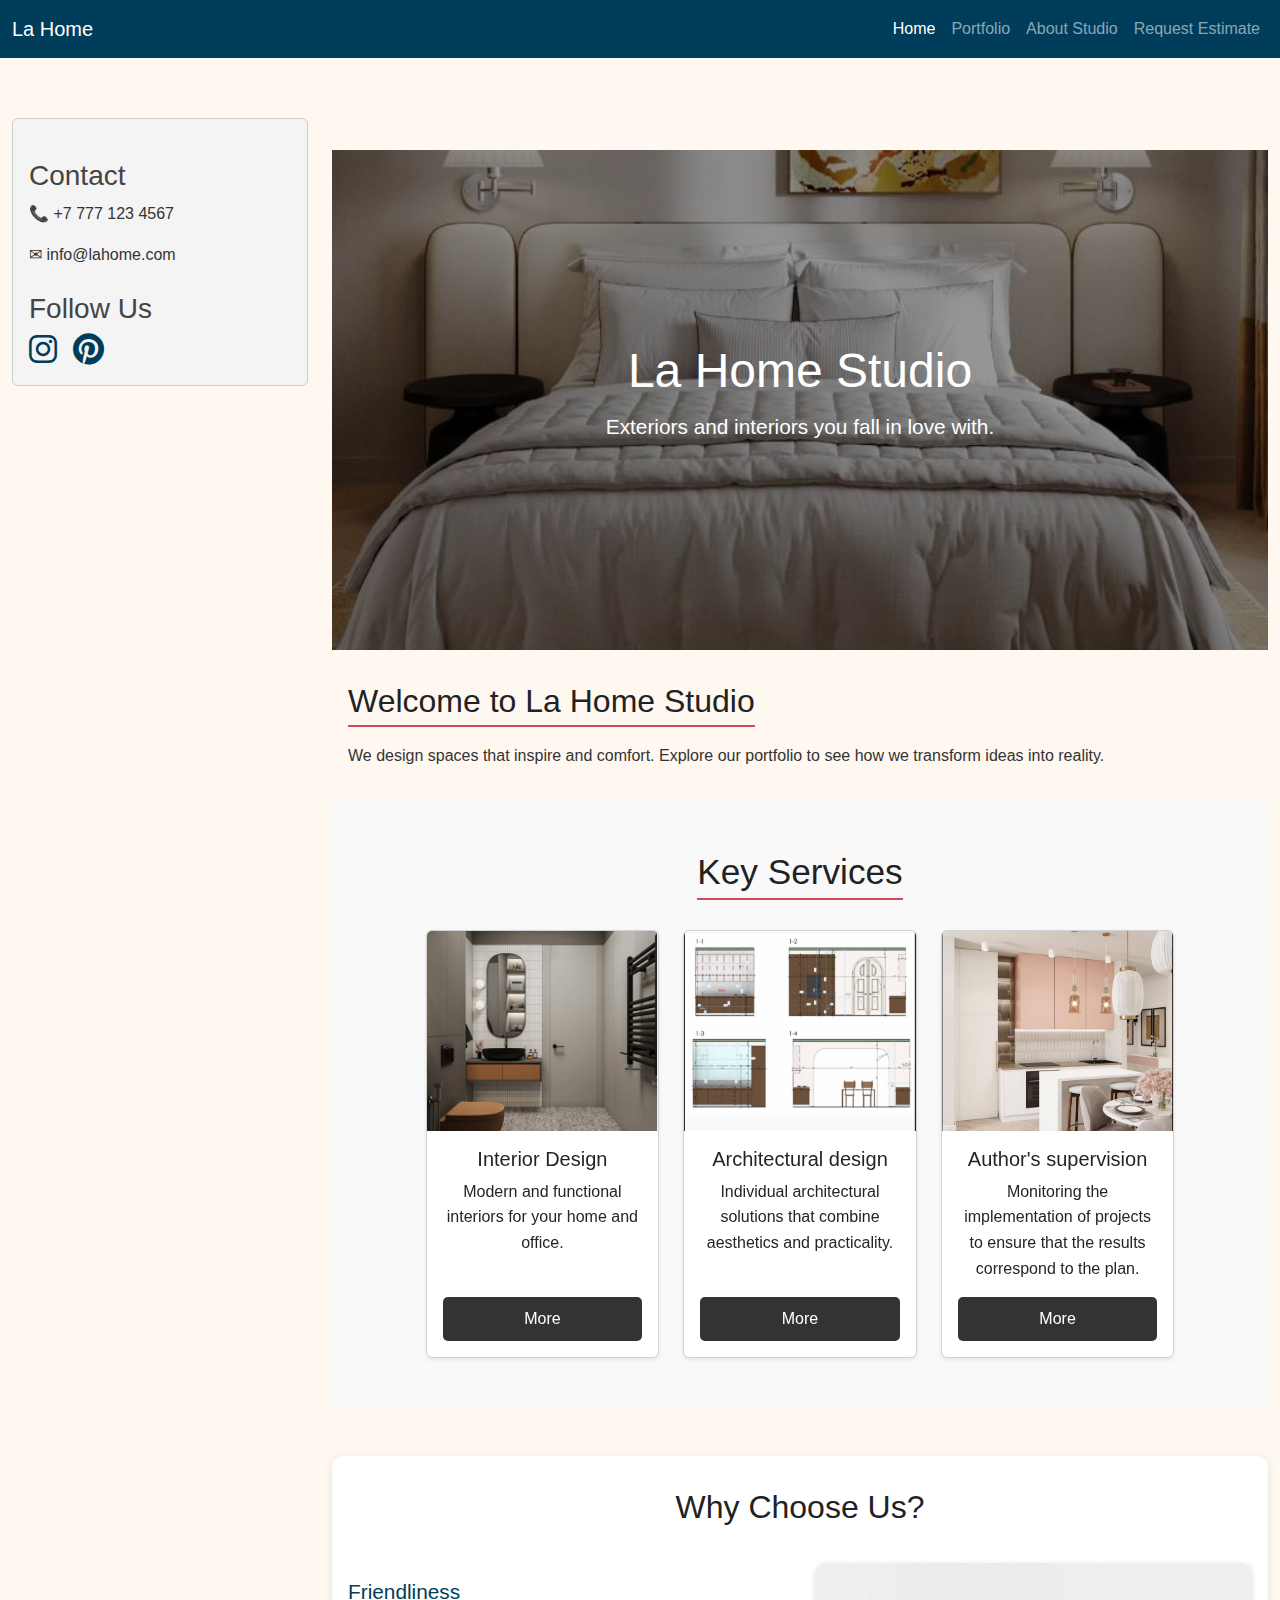
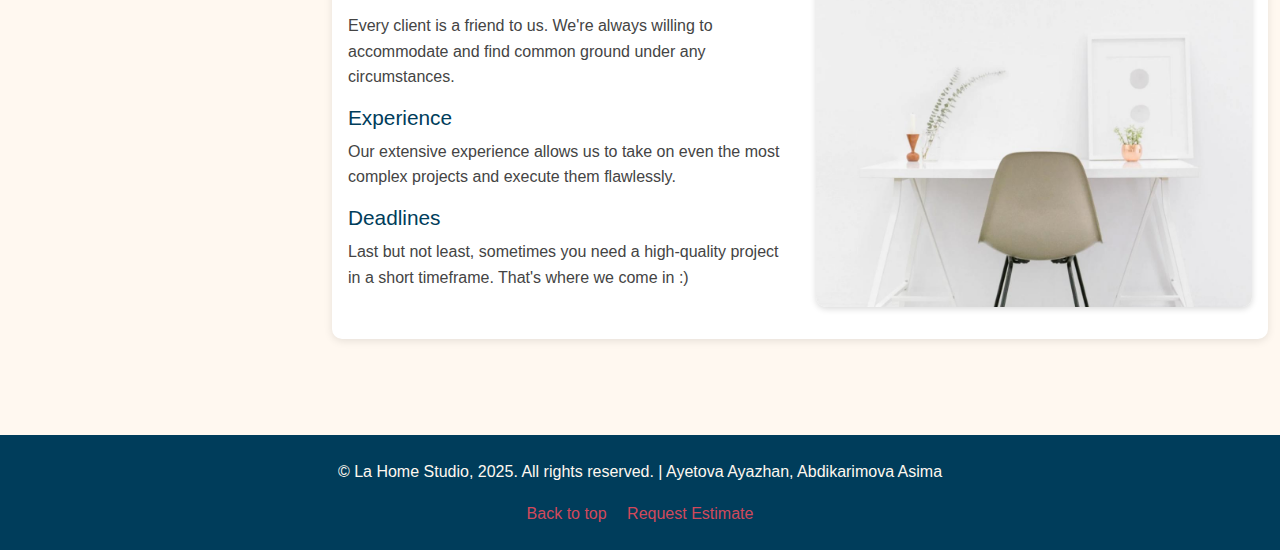
<file: main.html>
<!DOCTYPE html>
<html lang="en">
<head>
    <meta charset="UTF-8">
    <meta name="viewport" content="width=device-width, initial-scale=1.0">
    <title>La Home — Interior Design Studio</title>

    <!-- 1. Bootstrap CSS (ОБЯЗАТЕЛЕН ПЕРЕД ВАШИМ CSS) -->
    <!-- ВНИМАНИЕ: Атрибут integrity теперь правильный! -->
    <link href="https://cdn.jsdelivr.net/npm/bootstrap@5.3.3/dist/css/bootstrap.min.css" rel="stylesheet" xintegrity="sha384-QWTKZyjpPEjISv5WaRU9OFeRpok6YctnYmDr5pNlyT2bRjXh0JMhjY6hW+ALEwIH" crossorigin="anonymous">

    <!-- 2. Ваш собственный CSS (должен идти вторым) -->
    <link rel="stylesheet" href="main.css">

    <!-- 3. FontAwesome (для иконок) -->
    <link rel="stylesheet" href="https://cdnjs.cloudflare.com/ajax/libs/font-awesome/6.4.2/css/all.min.css" crossorigin="anonymous" referrerpolicy="no-referrer" />

</head>
<body>

<!-- 4. Bootstrap Navbar -->
<header id="top">
    <nav class="navbar navbar-expand-lg navbar-dark fixed-top" style="background-color: #003D5B;">
        <div class="container-fluid"> 
            
            <a class="navbar-brand" href="main.html">La Home</a>

            <button 
                class="navbar-toggler" 
                type="button" 
                data-bs-toggle="collapse" 
                data-bs-target="#navbarNavContent" 
                aria-controls="navbarNavContent" 
                aria-expanded="false" 
                aria-label="Toggle navigation">
                <span class="navbar-toggler-icon"></span>
            </button>

            <div class="collapse navbar-collapse" id="navbarNavContent">
                <ul class="navbar-nav ms-auto"> 
                    <li class="nav-item">
                        <a class="nav-link active" aria-current="page" href="main.html">Home</a>
                    </li>
                    <li class="nav-item">
                        <a class="nav-link" href="portfolio.html">Portfolio</a>
                    </li>
                    <li class="nav-item">
                        <a class="nav-link" href="about.html">About Studio</a>
                    </li>
                    <li class="nav-item">
                        <a class="nav-link" href="estimate.html">Request Estimate</a>
                    </li>
                </ul>
            </div>
        </div>
    </nav>
</header>

<!-- 5. Основная Сетка Страницы (Sidebar и Main Content) -->
<!-- pt-5 mt-5 для отступа от фиксированного Navbar -->


<div class="container-fluid pt-5">
    <div class="row">
        <aside class="col-12 col-md-3">
            <div class="p-3 mb-4 rounded" style="background-color: #f4f4f4; position: sticky; top: 80px;">
                <h3>Contact</h3>
                <p>📞 +7 777 123 4567</p>
                <p>✉ info@lahome.com</p>

                <h3>Follow Us</h3>
                <div class="d-flex gap-3">
                    <a href="#" class="text-decoration-none" style="color: #003D5B;"><i class="fab fa-instagram fa-2x"></i></a>
                    <a href="#" class="text-decoration-none" style="color: #003D5B;"><i class="fab fa-pinterest fa-2x"></i></a>
                </div>
            </div>
        </aside>


        <!-- Main content - 9 колонок на десктопе (col-md-9) -->

        <main class="col-12 col-md-9">
            <section id="hero" aria-label="Cover">
                <div class="hero-content">
                    <h1>La Home Studio</h1>
                    <p>Exteriors and interiors you fall in love with.</p>
                </div>
            </section>

            <section class="welcome">
                <h2>Welcome to La Home Studio</h2>
                <p>We design spaces that inspire and comfort. Explore our portfolio to see how we transform ideas into reality.</p>
            </section>

            <section id="services">
                <h2>Key Services</h2>
                <!-- Сетка для Сервисных Карточек -->
                <div class="row row-cols-1 row-cols-md-2 row-cols-lg-3 g-4"> 
                    <div class="col">
                        <div class="card h-100 shadow-sm">
                            <img src="interior.jpg" class="card-img-top" alt="Interior Design" style="height: 200px; object-fit: cover;">
                            <div class="card-body d-flex flex-column">
                                <h5 class="card-title">Interior Design</h5>
                                <p class="card-text flex-grow-1">Modern and functional interiors for your home and office.</p>
                                <button class="btn btn-dark mt-auto" style="background-color: #333;">More</button>
                            </div>
                        </div>
                    </div>
                    
                    <div class="col">
                        <div class="card h-100 shadow-sm">
                            <img src="architecture.jpg" class="card-img-top" alt="Architectural Design" style="height: 200px; object-fit: cover;">
                            <div class="card-body d-flex flex-column">
                                <h5 class="card-title">Architectural design</h5>
                                <p class="card-text flex-grow-1">Individual architectural solutions that combine aesthetics and practicality.</p>
                                <button class="btn btn-dark mt-auto" style="background-color: #333;">More</button>
                            </div>
                        </div>
                    </div>
                    
                    <div class="col">
                        <div class="card h-100 shadow-sm">
                            <img src="supervision.jpg" class="card-img-top" alt="Project Supervision" style="height: 200px; object-fit: cover;">
                            <div class="card-body d-flex flex-column">
                                <h5 class="card-title">Author's supervision</h5>
                                <p class="card-text flex-grow-1">Monitoring the implementation of projects to ensure that the results correspond to the plan.</p>
                                <button class="btn btn-dark mt-auto" style="background-color: #333;">More</button>
                            </div>
                        </div>
                    </div>
                    
                </div>
            </section>

            <section class="why-choose-us">
                <h2>Why Choose Us?</h2>
                <div class="choose-container">
                    <div class="choose-text">
                        <h3>Friendliness</h3>
                        <p>Every client is a friend to us. We're always willing to accommodate and find common ground under any circumstances.</p>
                        <h3>Experience</h3>
                        <p>Our extensive experience allows us to take on even the most complex projects and execute them flawlessly.</p>
                        <h3>Deadlines</h3>
                        <p>Last but not least, sometimes you need a high-quality project in a short timeframe. That's where we come in :)</p>
                    </div>
                    <div class="choose-image">
                        <img src="page.jpeg" alt="Why choose us image">
                    </div>
                </div>
            </section>

        </main>
    </div>
</div> 


<!-- Footer -->
<footer class="footer mt-5">
    <div class="container">
        <p>&copy; La Home Studio, 2025. All rights reserved. | Ayetova Ayazhan, Abdikarimova Asima</p>
        <nav aria-label="Footer navigation">
            <a href="#top">Back to top</a>
            <a href="estimate.html">Request Estimate</a>
        </nav>
    </div>
</footer>


<!-- 6. Bootstrap JS Bundle (ОБЯЗАТЕЛЬНО В САМОМ КОНЦЕ </body>) -->
<!-- ВНИМАНИЕ: Атрибут integrity теперь правильный! -->
<script src="https://cdn.jsdelivr.net/npm/bootstrap@5.3.3/dist/js/bootstrap.bundle.min.js" xintegrity="sha384-YvpcrYf0tY3lHB60NNkmXc5s9fDVZLESaAA55NDzOxhy9GkcIdslK1eN7N6jIeHz" crossorigin="anonymous"></script>

</body>
</html>
</file>
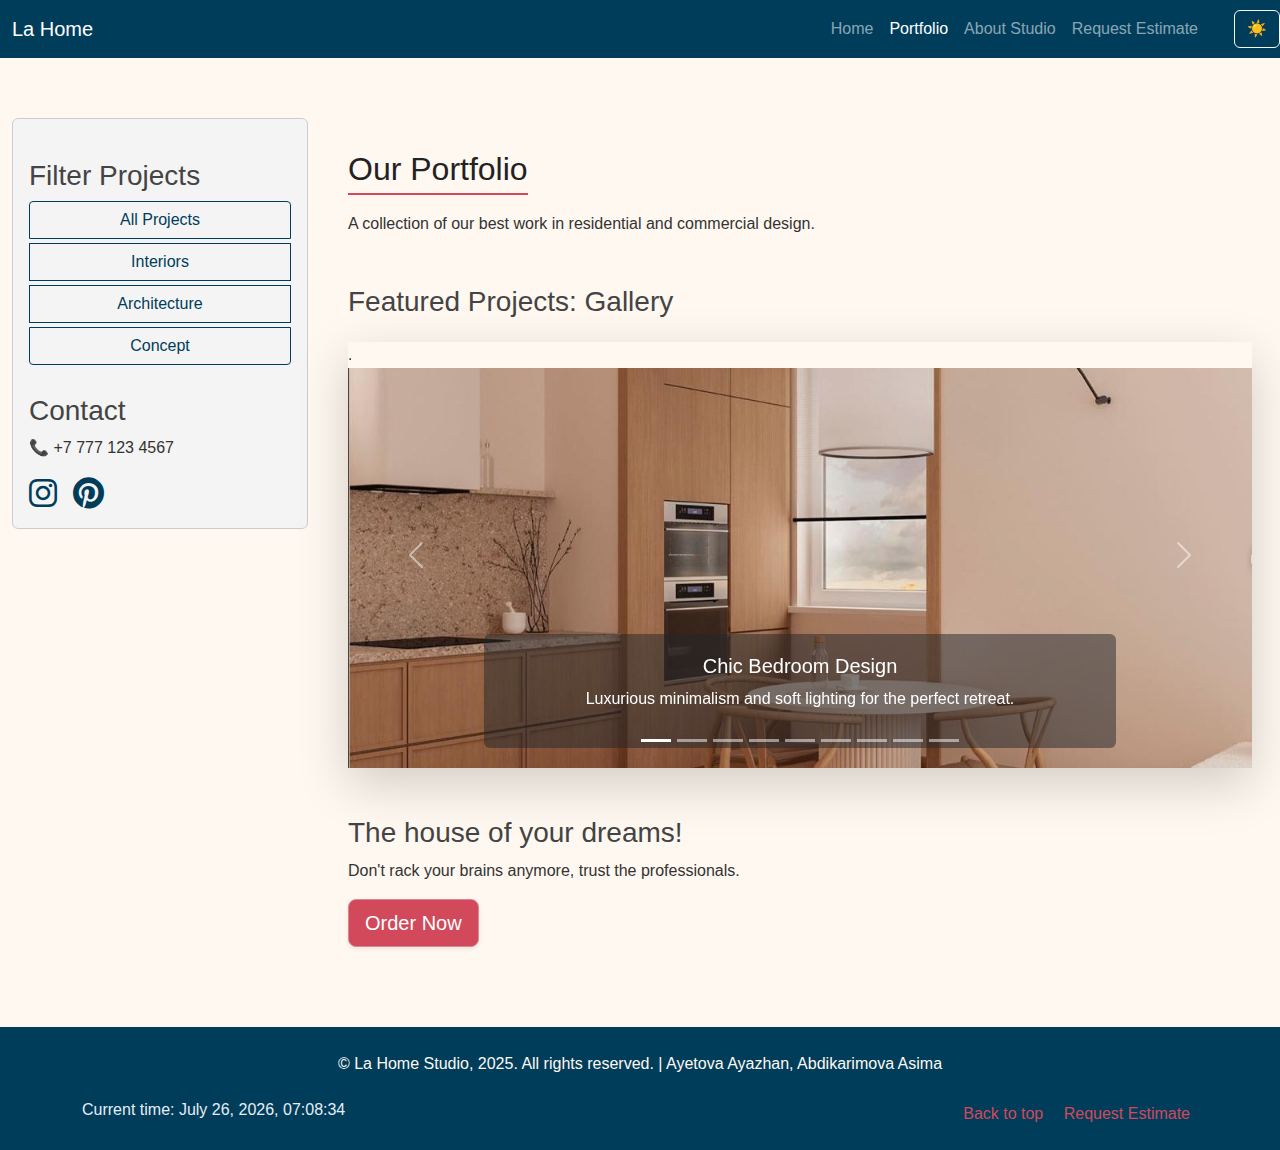
<file: portfolio.html>
<!DOCTYPE html>
<html lang="en">
<head>
    <meta charset="UTF-8">
    <meta name="viewport" content="width=device-width, initial-scale=1.0">
    <title>La Home — Portfolio</title>

    <!-- 1. Bootstrap CSS -->
    <link href="https://cdn.jsdelivr.net/npm/bootstrap@5.3.3/dist/css/bootstrap.min.css" rel="stylesheet" xintegrity="sha384-QWTKZyjpPEjISv5WaRU9OFeRpok6YctnYmDr5pNlyT2bRjXh0JMhjY6hW+ALEwIH" crossorigin="anonymous">

    <!-- 2. Custom CSS -->
    <link rel="stylesheet" href="main.css">

    <!-- 3. FontAwesome (for icons) -->
    <link rel="stylesheet" href="https://cdnjs.cloudflare.com/ajax/libs/font-awesome/6.4.2/css/all.min.css" crossorigin="anonymous" referrerpolicy="no-referrer" />

</head>
<body>

<!-- 4. Bootstrap Navbar (Fixed-top, Dark Blue) -->
<header id="top">
    <nav class="navbar navbar-expand-lg navbar-dark fixed-top" style="background-color: #003D5B;">
        <div class="container-fluid"> 
            
            <a class="navbar-brand" href="main.html">La Home</a>

            <button 
                class="navbar-toggler" 
                type="button" 
                data-bs-toggle="collapse" 
                data-bs-target="#navbarNavContent" 
                aria-controls="navbarNavContent" 
                aria-expanded="false" 
                aria-label="Toggle navigation">
                <span class="navbar-toggler-icon"></span>
            </button>

            <div class="collapse navbar-collapse" id="navbarNavContent">
                <ul class="navbar-nav ms-auto"> 
                    <li class="nav-item">
                        <a class="nav-link" href="main.html">Home</a>
                    </li>
                    <li class="nav-item">
                        <a class="nav-link active" aria-current="page" href="portfolio.html">Portfolio</a>
                    </li>
                    <li class="nav-item">
                        <a class="nav-link" href="about.html">About Studio</a>
                    </li>
                    <li class="nav-item">
                        <a class="nav-link" href="estimate.html">Request Estimate</a>
                    </li>
                </ul>
            </div>
            
        </div>
        <button id="themeToggle" class="btn btn-outline-light ms-3 d-flex align-items-center">
    <span>Сменить тему</span> 
</button>
    </nav>
</header>

<!-- 5. Main Page Grid -->
<div class="container-fluid pt-5">
    <div class="row">

        <!-- Sidebar (Filter Buttons and Contact) -->
        <aside class="d-none d-md-block col-md-3">
            <div class="p-3 mb-4 rounded" style="background-color: #f4f4f4; position: sticky; top: 80px;">
                <h3>Filter Projects</h3>
                <!-- Task 6: Bootstrap Buttons (Vertical Button Group) -->
                <div class="btn-group-vertical w-100" role="group" aria-label="Project filters">
                    <button type="button" class="btn btn-outline-dark">All Projects</button>
                    <button type="button" class="btn btn-outline-dark">Interiors</button>
                    <button type="button" class="btn btn-outline-dark">Architecture</button>
                    <button type="button" class="btn btn-outline-dark">Concept</button>
                </div>

                <h3 class="mt-4">Contact</h3>
                <p>📞 +7 777 123 4567</p>
                <div class="d-flex gap-3 sidebar-social">
                    <a href="#" class="text-decoration-none"><i class="fab fa-instagram fa-2x"></i></a>
                    <a href="#" class="text-decoration-none"><i class="fab fa-pinterest fa-2x"></i></a>
                </div>
            </div>
        </aside>


        <!-- Main content (9 columns on desktop) -->
        <main class="col-12 col-md-9">

            <section class="mb-5">
                <h2>Our Portfolio</h2>
                <p>A collection of our best work in residential and commercial design.</p>
            </section>
            
            <!-- Task 7: Bootstrap Carousel (Image Slider) -->
            <section id="carousel-gallery">
                <h3 class="mb-4">Featured Projects: Gallery</h3>
                
                <div id="projectCarousel" class="carousel slide carousel-fade shadow-lg" data-bs-ride="carousel">  <!-- automatic  -->
                    
                    <!-- Indicators (Dots at the bottom) -->
                    <div class="carousel-indicators">
                        <button type="button" data-bs-target="#projectCarousel" data-bs-slide-to="0" class="active" aria-current="true" aria-label="Slide 1"></button>
                        <button type="button" data-bs-target="#projectCarousel" data-bs-slide-to="1" aria-label="Slide 2"></button>
                        <button type="button" data-bs-target="#projectCarousel" data-bs-slide-to="2" aria-label="Slide 3"></button>
                        <button type="button" data-bs-target="#projectCarousel" data-bs-slide-to="3" aria-label="Slide 4"></button>
                        <button type="button" data-bs-target="#projectCarousel" data-bs-slide-to="4" aria-label="Slide 5"></button>
                        <button type="button" data-bs-target="#projectCarousel" data-bs-slide-to="5" aria-label="Slide 6"></button>
                        <button type="button" data-bs-target="#projectCarousel" data-bs-slide-to="6" aria-label="Slide 7"></button>
                        <button type="button" data-bs-target="#projectCarousel" data-bs-slide-to="7" aria-label="Slide 8"></button>
                        <button type="button" data-bs-target="#projectCarousel" data-bs-slide-to="8" aria-label="Slide 9"></button>
                    </div>

                    <!-- Slides and English Captions -->
                    <div class="carousel-inner">
                        <div class="carousel-item active" data-bs-interval="3000">. <!-- time 3000 miliseconds  -->
                            <img src="pucture1.jpeg" class="d-block w-100" alt="Project 1: Modern Bedroom" style="max-height: 400px; object-fit: cover;">
                            <div class="carousel-caption d-none d-md-block bg-dark bg-opacity-50 rounded">
                                <h5>Chic Bedroom Design</h5>
                                <p>Luxurious minimalism and soft lighting for the perfect retreat.</p>
                            </div>
                        </div>
                        <div class="carousel-item" data-bs-interval="3000">
                            <img src="pucture2.jpeg" class="d-block w-100" alt="Project 2: Loft Living Room" style="max-height: 400px; object-fit: cover;">
                            <div class="carousel-caption d-none d-md-block bg-dark bg-opacity-50 rounded">
                                <h5>Executive Boardroom</h5>
                                <p>Functionality and premium materials for productive business meetings.</p>
                            </div>
                        </div>
                        <div class="carousel-item" data-bs-interval="3000">
                            <img src="pucture3.jpeg" class="d-block w-100" alt="Project 3: Cozy Kitchen" style="max-height: 400px; object-fit: cover;">
                            <div class="carousel-caption d-none d-md-block bg-dark bg-opacity-50 rounded">
                                <h5>Rustic Kitchen Design</h5>
                                <p>Warm wood tones and high-tech appliances for family comfort.</p>
                            </div>
                        </div>
                        <div class="carousel-item" data-bs-interval="3000">
                            <img src="pucture4.jpeg" class="d-block w-100" alt="Project 4: Nordic Retreat" style="max-height: 400px; object-fit: cover;">
                             <div class="carousel-caption d-none d-md-block bg-dark bg-opacity-50 rounded">
                                <h5>Nordic Retreat</h5>
                                <p>Scandinavian minimalism, creating a cozy sanctuary from city life.</p>
                            </div>
                        </div>
                        <div class="carousel-item" data-bs-interval="3000">
                            <img src="pucture5.jpeg" class="d-block w-100" alt="Project 5: Open Plan" style="max-height: 400px; object-fit: cover;">
                            <div class="carousel-caption d-none d-md-block bg-dark bg-opacity-50 rounded">
                                <h5>Open Plan Living</h5>
                                <p>Spacious residential area, adaptable for family leisure and entertaining.</p>
                            </div>
                        </div>
                        <div class="carousel-item" data-bs-interval="3000">
                            <img src="pucture6.jpeg" class="d-block w-100" alt="Project 6: Luxury Bathroom" style="max-height: 400px; object-fit: cover;">
                            <div class="carousel-caption d-none d-md-block bg-dark bg-opacity-50 rounded">
                                <h5>Luxury Bathroom</h5>
                                <p>The combination of marble, brass, and natural light for the perfect spa experience.</p>
                            </div>
                        </div>
                        <div class="carousel-item" data-bs-interval="3000">
                            <img src="pucture7.jpeg" class="d-block w-100" alt="Project 7: Terrace Concept" style="max-height: 400px; object-fit: cover;">
                             <div class="carousel-caption d-none d-md-block bg-dark bg-opacity-50 rounded">
                                <h5>Terrace View Concept</h5>
                                <p>Architectural design focused on panoramic windows and integration with nature.</p>
                            </div>
                        </div>
                        <div class="carousel-item" data-bs-interval="3000">
                            <img src="pucture8.jpeg" class="d-block w-100" alt="Project 8: Vintage Library" style="max-height: 400px; object-fit: cover;">
                             <div class="carousel-caption d-none d-md-block bg-dark bg-opacity-50 rounded">
                                <h5>Vintage Library</h5>
                                <p>A modern take on a classic library, valuing silence and reading.</p>
                            </div>
                        </div>
                        <div class="carousel-item" data-bs-interval="3000">
                            <img src="pucture9.jpeg" class="d-block w-100" alt="Project 9: Minimalist Kitchen" style="max-height: 400px; object-fit: cover;">
                            <div class="carousel-caption d-none d-md-block bg-dark bg-opacity-50 rounded">
                                <h5>Minimalist Kitchen</h5>
                                <p>Perfect ergonomics and hidden storage in a black and white palette.</p>
                            </div>
                        </div>
                    </div>

                    <!-- Controls (Arrows) -->
                    <button class="carousel-control-prev" type="button" data-bs-target="#projectCarousel" data-bs-slide="prev">
                        <span class="carousel-control-prev-icon" aria-hidden="true"></span>
                        <span class="visually-hidden">Previous</span>
                    </button>
                    <button class="carousel-control-next" type="button" data-bs-target="#projectCarousel" data-bs-slide="next">
                        <span class="carousel-control-next-icon" aria-hidden="true"></span>
                        <span class="visually-hidden">Next</span>
                    </button>
                </div>
            </section>
            
            <section class="mt-5">
            <h3>The house of your dreams!</h3>
            <p>Don't rack your brains anymore, trust the professionals.</p>
            <button id="open-popup-btn" class="btn btn-primary btn-lg shadow-sm" style="background-color: #D1495B; border-color: #dc8692;">
        Order Now
    </button>
</section>

        </main>
    </div>
</div> 


<!-- Footer -->
<footer class="footer mt-5">
    <div class="container">
        <p>&copy; La Home Studio, 2025. All rights reserved. | Ayetova Ayazhan, Abdikarimova Asima</p>
        <div class="d-flex justify-content-between align-items-center flex-wrap">
          

            <span id="current-datetime" class="text-muted big"></span>
            
            <nav aria-label="Footer navigation">
                <a href="#top">Back to top</a>
                <a href="estimate.html">Request Estimate</a>
            </nav>
        </div>
    </div>
</footer>


<div id="contact-modal" class="custom-modal">
    <div class="modal-content-js">
        <span class="close-btn-js" id="close-popup-btn">&times;</span>
        
        <h2>Leave your contact information</h2>
        <form id="estimate-form">
            <div style="margin-bottom: 15px;">
                <label for="nameInput">Your Name:</label>
                <input type="text" id="nameInput" required style="width: 100%; padding: 8px;">
            </div>
            <div style="margin-bottom: 15px;">
                <label for="emailInput">Email:</label>
                <input type="email" id="emailInput" required style="width: 100%; padding: 8px;">
            </div>
            <button type="submit" style="background-color: #D1495B; color: white; padding: 10px 15px; border: none; cursor: pointer;">Submit</button>
        </form>
    </div>
</div>



<!-- 6. Bootstrap JS Bundle -->
<script src="https://cdn.jsdelivr.net/npm/bootstrap@5.3.3/dist/js/bootstrap.bundle.min.js" xintegrity="sha384-YvpcrYf0tY3lHB60NNkmXc5s9fDVZLESaAA55NDzOxhy9GkcIdslK1eN7N6jIeHz" crossorigin="anonymous"></script>
<script src="main.js"></script> 
</body>
</html>
</file>
<file: main.css>
body {
  font-family: Arial, sans-serif;
  line-height: 1.6;
  color: #333;
  
  padding-top: 70px;
  
  background-color: rgb(255, 248, 240); 
  margin: 0;
  padding-left: 0; 
  padding-right: 0; 
}

section {
  width: auto; 
  margin: 2rem auto;
  padding: 0 1rem;
}

h2 {
  margin-bottom: 1rem;
  font-size: 2rem;
  color: #222;
  border-bottom: 2px solid #D1495B;
  display: inline-block;
  padding-bottom: 0.3rem;
}

h3 {
  margin-top: 1.5rem;
  margin-bottom: 0.5rem;
  color: #444;
}

.navbar {
    background-color: #003D5B !important; 
}

#hero {
  position: relative;
  width: 100%;
  height: 500px; 
  background: url('background.jpeg') no-repeat center center/cover;
  display: flex;
  align-items: center;
  justify-content: center;
  overflow: hidden; 
  margin-left: auto;
  margin-right: auto;
}

#hero::before {
  content: "";
  position: absolute;
  top: 0;
  left: 0;
  width: 100%;
  height: 100%;
  background: rgba(0, 0, 0, 0.4); 
  z-index: 0;
}

.hero-content {
  position: absolute; 
  top: 50%;
  left: 50%;
  transform: translate(-50%, -50%);
  text-align: center;
  max-width: 80%;  
  z-index: 1;      
  color: white;
}

#hero h1 {
  font-size: 3rem;
  margin-bottom: 10px;
}

#hero p {
  font-size: 1.3rem;
}

@media (max-width: 768px) {
  #hero h1 {
    font-size: 2rem;
  }
  #hero p {
    font-size: 1rem;
  }
}


#services {
  padding: 50px 10%;
  text-align: center;
  background: #f9f9f9;
}

#services h2 {
  font-size: 2.2rem;
  margin-bottom: 30px;
}

.card img {
  width: 100%;
  height: 200px;
  object-fit: cover;
}

.card button {
  padding: 10px 15px;
  border: none;
  background: #333;
  color: white;
  border-radius: 5px;
  cursor: pointer;
  transition: background 0.3s;
}

.card button:hover {
  background: #555;
}


.why-choose-us {
  max-width: 1200px;
  margin: 3rem auto;
  padding: 2rem 1rem;
  background: #fff;
  border-radius: 10px;
  box-shadow: 0 2px 8px rgba(0, 0, 0, 0.1);
  text-align: center;
}

.why-choose-us h2 {
  text-align: center;
  font-size: 2rem;
  color: #222;
  margin-bottom: 2rem;
  border-bottom: none;
}

.choose-container {
  display: flex;
  align-items: center;
  justify-content: space-between;
  gap: 2rem;
  text-align: left;
}

.choose-text {
  flex: 1;
}

.choose-text h3 {
  margin-top: 1rem;
  margin-bottom: 0.5rem;
  color: #003D5B;
  font-size: 1.3rem;
}

.choose-text p {
  margin-bottom: 1rem;
  font-size: 1rem;
  color: #444;
}

.choose-image {
  flex: 1;
  display: flex;
  justify-content: center;
}

.choose-image img {
  max-width: 100%;
  border-radius: 10px;
  box-shadow: 0 2px 6px rgba(0, 0, 0, 0.15);
}

@media (max-width: 992px) {
  .choose-container {
    flex-direction: column;
  }
}



.portfolio {
  margin: 3rem auto;
  text-align: center;
}

.portfolio h2 {
  margin-bottom: 2rem;
  font-size: 2rem;
  color: #222;
  border-bottom: none;
}

.portfolio-item {
  position: relative;
  overflow: hidden;
  border-radius: 10px;
}
.portfolio-item img {
  width: 100%;
  height: 200px; 
  object-fit: cover;
  transition: transform 0.3s;
}
.portfolio-item:hover img {
  transform: scale(1.1);
}
.portfolio-item .overlay {
  position: absolute;
  bottom: 0;
  left: 0;
  right: 0;
  background: rgba(0,0,0,0.6);
  color: #fff;
  padding: 10px;
  text-align: center;
  opacity: 0;
  transition: opacity 0.3s;
}
.portfolio-item:hover .overlay {
  opacity: 1;
}

form {
  background: #00798C;
  padding: 2rem;
  color: rgb(255, 248, 240);
  border-radius: 8px;
}

form fieldset {
  border: none;
  margin-bottom: 1.5rem;
}

form legend {
  font-weight: bold;
  margin-bottom: 0.5rem;
}

form label {
  display: block;
  margin-bottom: 0.3rem;
  font-weight: 500;
}

form input,
form select,
form textarea {
  width: 100%;
  padding: 0.6rem;
  margin-bottom: 1rem;
  border: 1px solid rgb(255, 248, 240);
  border-radius: 4px;
}

form button {
  background: #D1495B;
  border: none;
  padding: 0.8rem 1.5rem;
  font-size: 1rem;
  font-weight: bold;
  border-radius: 4px;
  cursor: pointer;
  color: rgb(255, 248, 240);
}

form button:hover {
  background: #a83847;
}

textarea {
  resize: vertical;
  max-width: 100%;
  box-sizing: border-box;
}


footer {
  text-align: center;
  padding: 1.5rem;
  background: #003D5B; 
  color: rgb(255, 248, 240);
  margin-top: 3rem;
}

footer nav {
  margin-top: 0.5rem;
}

footer nav a {
  color: #D1495B;
  margin: 0 0.5rem;
  text-decoration: none;
}



.sidebar-social a {
  color: #003D5B; 
  transition: color 0.3s;
}

.sidebar-social a:hover {
  color: #D1495B; 
}

aside .p-3.mb-4.rounded {
    
    background-color: #f4f4f4; 
    border: 1px solid #ccc; 
}

.btn-group-vertical .btn-outline-dark {
    border-radius: 0.25rem;
    margin-bottom: 5px;
    border: 1px solid #003D5B;
    color: #003D5B;
}

.btn-group-vertical .btn-outline-dark:hover {
    background-color: #003D5B;
    color: white;
}




.custom-modal {
    display: none;
    position: fixed;
    z-index: 1000;
    left: 0;
    top: 0;
    width: 100%;
    height: 100%;
    overflow: auto;
    background-color: rgba(0,0,0,0.7);
}

.modal-content-js {
    background-color: #fefefe;
    margin: 10% auto;
    padding: 30px;
    border: 1px solid #888;
    width: 90%;
    max-width: 500px;
    border-radius: 8px;
    position: relative;
    box-shadow: 0 4px 12px rgba(0, 0, 0, 0.2);
}

.close-btn-js {
    color: #aaa;
    float: right;
    font-size: 32px;
    font-weight: bold;
    cursor: pointer;
    line-height: 1;
}

.close-btn-js:hover,
.close-btn-js:focus {
    color: #000;
    text-decoration: none;
    cursor: pointer;
}



#current-datetime {
    color: #E6EDF3 !important;
}



.dark-mode {
    background-color: #0D1117 !important; 
    color: #E6EDF3 !important;
}


.dark-mode .navbar {
    background-color: #1E2A36 !important;
}

.dark-mode .navbar .nav-link {
    color: #E6EDF3 !important;
    transition: color 0.2s ease;
}

.dark-mode .navbar .nav-link:hover,
.dark-mode .navbar .nav-link:focus {
    color: #F07178 !important; 
}

.dark-mode .navbar .nav-link.active,
.dark-mode .navbar .nav-link.show {
    color: #F07178 !important;
}


.dark-mode h1,
.dark-mode h2,
.dark-mode h3,
.dark-mode p {
    color: #E6EDF3 !important; 
}






.dark-mode aside {
    background-color: #1E2A36 !important; 
    color: #E6EDF3 !important;
}


.dark-mode aside .p-3.mb-4.rounded {
    background-color: transparent !important; 
    border: none !important; 
}

.dark-mode aside a,
.dark-mode aside .sidebar-social a {
    color: #E6EDF3 !important;
}

.dark-mode aside a:hover {
    color: #F07178 !important;
}


.dark-mode aside .btn-outline-dark {
    color: #E6EDF3 !important;
    border-color: #E6EDF3 !important;
    background-color: transparent !important;
}

.dark-mode aside .btn-outline-dark:hover {
    color: #F07178 !important;
    border-color: #F07178 !important;
    background-color: transparent !important;
}


.dark-mode .hero-section {
    background-color: #003D5B !important;
    color: #E6EDF3 !important;
}

.dark-mode .card,
.dark-mode .accordion-container,
.dark-mode .estimate-card {
    background-color: #1E2A36 !important;
    color: #E6EDF3 !important;
    border-color: #333 !important;
}

.dark-mode .custom-modal .modal-content-js {
    background-color: #FFFFFF !important; 
}


.dark-mode .custom-modal .modal-content-js *,
.dark-mode .custom-modal .modal-content-js h2 {
    color: #0D1117 !important; 
}

.dark-mode input,
.dark-mode select,
.dark-mode textarea {
    background-color: #E6EDF3 !important; 
    color: #0D1117 !important;
    border: 1px solid #333 !important;
}


.dark-mode footer {
    background-color: #1E2A36 !important;
}
</file>
